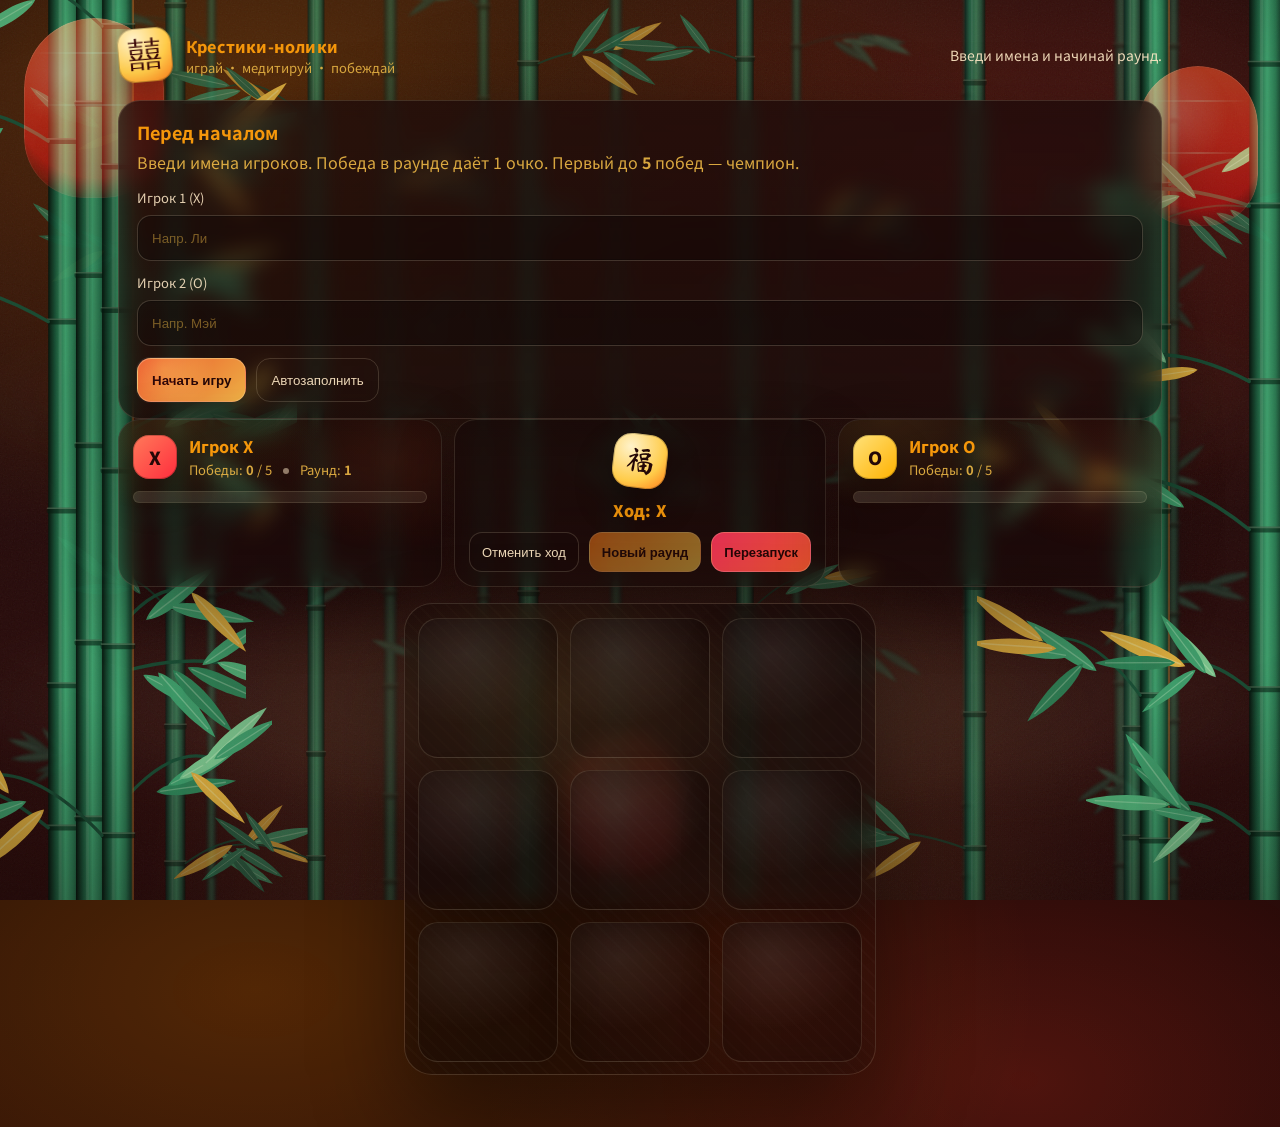
<file: index.html>
<!doctype html>
<html lang="ru">
  <head>
    <meta charset="UTF-8" />
    <meta name="viewport" content="width=device-width,initial-scale=1" />
    <title>Крестики‑нолики — китайский стиль</title>
    <link rel="preconnect" href="https://fonts.googleapis.com" />
    <link rel="preconnect" href="https://fonts.gstatic.com" crossorigin />
    <link
      href="https://fonts.googleapis.com/css2?family=Ma+Shan+Zheng&family=Noto+Sans+SC:wght@400;600;700&display=swap"
      rel="stylesheet"
    />
    <link rel="stylesheet" href="./styles.css?v=4" />
  </head>
  <body>
    <div class="bg" aria-hidden="true">
      <!-- общие градиенты для стеблей бамбука -->
      <svg class="bamboo__defs" width="0" height="0" focusable="false">
        <defs>
          <linearGradient id="bbFar" x1="0" x2="1" y1="0" y2="0">
            <stop offset="0" stop-color="#0b241b" />
            <stop offset=".3" stop-color="#1d5a42" />
            <stop offset=".55" stop-color="#2f7d5b" />
            <stop offset=".8" stop-color="#17493a" />
            <stop offset="1" stop-color="#081a14" />
          </linearGradient>
          <linearGradient id="bbMid" x1="0" x2="1" y1="0" y2="0">
            <stop offset="0" stop-color="#08201a" />
            <stop offset=".25" stop-color="#216648" />
            <stop offset=".55" stop-color="#3d9366" />
            <stop offset=".8" stop-color="#1f5c42" />
            <stop offset="1" stop-color="#07170f" />
          </linearGradient>
          <linearGradient id="bbNear" x1="0" x2="1" y1="0" y2="0">
            <stop offset="0" stop-color="#07170f" />
            <stop offset=".22" stop-color="#1b5a3c" />
            <stop offset=".5" stop-color="#3fa46f" />
            <stop offset=".74" stop-color="#2a7a52" />
            <stop offset=".92" stop-color="#143d2a" />
            <stop offset="1" stop-color="#d9772a" stop-opacity=".55" />
          </linearGradient>
        </defs>
      </svg>

      <div class="bamboo" id="bamboo">
        <div class="bamboo__layer bamboo__layer--far"></div>
        <div class="mist mist--a"></div>
        <div class="bamboo__layer bamboo__layer--mid"></div>
        <div class="mist mist--b"></div>
        <div class="bamboo__layer bamboo__layer--near"></div>
      </div>
      <div id="fallLeaves"></div>
      <div id="sparks"></div>

      <div class="bg__noise"></div>
      <div class="lantern lantern--a"></div>
      <div class="lantern lantern--b"></div>
      <div class="lantern lantern--c"></div>
    </div>

    <main class="app" id="app">
      <header class="topbar">
        <div class="brand">
          <div class="brand__mark" aria-hidden="true">囍</div>
          <div class="brand__text">
            <div class="brand__title">Крестики‑нолики</div>
            <div class="brand__subtitle">играй • медитируй • побеждай</div>
          </div>
        </div>
        <div class="hint" id="hint" role="status" aria-live="polite"></div>
      </header>

      <section class="card setup" id="setup">
        <h2 class="card__title">Перед началом</h2>
        <p class="card__desc">
          Введи имена игроков. Победа в раунде даёт 1 очко. Первый до <b>5</b> побед — чемпион.
        </p>

        <form class="form" id="setupForm">
          <label class="field">
            <span class="field__label">Игрок 1 (X)</span>
            <input class="field__input" name="p1" maxlength="16" placeholder="Напр. Ли" required />
          </label>

          <label class="field">
            <span class="field__label">Игрок 2 (O)</span>
            <input class="field__input" name="p2" maxlength="16" placeholder="Напр. Мэй" required />
          </label>

          <div class="form__row">
            <button class="btn btn--primary" type="submit">
              <span class="btn__shine" aria-hidden="true"></span>
              Начать игру
            </button>
            <button class="btn btn--ghost" id="demoBtn" type="button">Автозаполнить</button>
          </div>
        </form>
      </section>

      <section class="game" id="game" hidden>
        <div class="hud">
          <div class="player player--x" id="playerX">
            <div class="player__head">
              <div class="badge badge--x">X</div>
              <div class="player__meta">
                <div class="player__name" id="nameX">Игрок X</div>
                <div class="player__score">
                  Победы: <b id="scoreX">0</b> / 5
                  <span class="dot" aria-hidden="true"></span>
                  Раунд: <b id="roundNo">1</b>
                </div>
              </div>
            </div>
            <div class="progress" aria-label="Прогресс игрока X">
              <div class="progress__bar" id="barX"></div>
              <div class="progress__glow" aria-hidden="true"></div>
            </div>
          </div>

          <div class="center">
            <div class="seal" aria-hidden="true">福</div>
            <div class="turn" id="turnText">Ход: X</div>
            <div class="controls">
              <button class="btn btn--small" id="undoBtn" type="button">Отменить ход</button>
              <button class="btn btn--small btn--accent" id="nextRoundBtn" type="button" disabled>
                Новый раунд
              </button>
              <button class="btn btn--small btn--danger" id="restartBtn" type="button">Перезапуск</button>
            </div>
          </div>

          <div class="player player--o" id="playerO">
            <div class="player__head">
              <div class="badge badge--o">O</div>
              <div class="player__meta">
                <div class="player__name" id="nameO">Игрок O</div>
                <div class="player__score">Победы: <b id="scoreO">0</b> / 5</div>
              </div>
            </div>
            <div class="progress" aria-label="Прогресс игрока O">
              <div class="progress__bar" id="barO"></div>
              <div class="progress__glow" aria-hidden="true"></div>
            </div>
          </div>
        </div>

        <div class="boardWrap">
          <div class="board" id="board" role="grid" aria-label="Игровое поле 3 на 3">
            <button class="cell" data-i="0" type="button" role="gridcell" aria-label="Клетка 1"></button>
            <button class="cell" data-i="1" type="button" role="gridcell" aria-label="Клетка 2"></button>
            <button class="cell" data-i="2" type="button" role="gridcell" aria-label="Клетка 3"></button>
            <button class="cell" data-i="3" type="button" role="gridcell" aria-label="Клетка 4"></button>
            <button class="cell" data-i="4" type="button" role="gridcell" aria-label="Клетка 5"></button>
            <button class="cell" data-i="5" type="button" role="gridcell" aria-label="Клетка 6"></button>
            <button class="cell" data-i="6" type="button" role="gridcell" aria-label="Клетка 7"></button>
            <button class="cell" data-i="7" type="button" role="gridcell" aria-label="Клетка 8"></button>
            <button class="cell" data-i="8" type="button" role="gridcell" aria-label="Клетка 9"></button>
            <div class="winLine" id="winLine" aria-hidden="true"></div>
          </div>

          <div class="toast" id="toast" role="status" aria-live="polite" hidden></div>
        </div>
      </section>

      <footer class="footer">
        <span class="footer__tip"></span>
      </footer>
    </main>

    <script src="./main.js?v=4"></script>
  </body>
</html>
</file>
<file: styles.css>
:root{
  --bg0:#1a0707;
  --bg1:#2a0908;
  --ink:#f5970b;
  --muted:rgba(241, 188, 71, 0.884);
  --card:rgba(22,8,8,.55);
  --stroke:rgba(255,233,199,.18);
  --shadow:rgba(0,0,0,.45);

  /* Цвета фишек: единственное, чем X отличается от O */
  --x0:#ff7a5a;
  --x1:#ff2d3d;
  --x-glow:rgba(255,70,60,.55);
  --o0:#ffe27a;
  --o1:#ffb100;
  --o-glow:rgba(255,196,60,.5);

  --good:#33f3a3;
  --bad:#ff355e;
  --accent:#ff6a00;
  --accent2:#ffcc4a;
  --radius:22px;
  /* на узких экранах клетки сжимаются, чтобы поле не вылезало за экран */
  --cell-size:min(140px, calc((100vw - 96px) / 3));
  --cell-gap:12px;
  --board-pad:14px;
}

*{box-sizing:border-box}
html,body{height:100%}
body{
  margin:0;
  color:var(--ink);
  font-family:"Noto Sans SC", system-ui, -apple-system, "Segoe UI", Roboto, Arial, sans-serif;
  background:
    radial-gradient(1200px 700px at 20% 10%, rgba(255,140,0,.24), transparent 65%),
    radial-gradient(900px 600px at 80% 20%, rgba(255,64,36,.22), transparent 60%),
    radial-gradient(900px 900px at 50% 100%, rgba(255,210,90,.14), transparent 55%),
    linear-gradient(180deg, var(--bg0), var(--bg1));
  overflow-x:hidden;
  overflow-y:scroll;
}

/* ───────────── Фон ───────────── */
.bg{position:fixed; inset:0; pointer-events:none; overflow:hidden}
.bg::after{
  /* виньетка: затемняет края и немного центр, чтобы интерфейс читался поверх бамбука */
  content:"";
  position:absolute; inset:0;
  background:
    radial-gradient(46% 54% at 50% 52%, rgba(26,7,7,.5), transparent 100%),
    radial-gradient(120% 90% at 50% 40%, transparent 55%, rgba(10,2,2,.6) 100%);
}
.bg__noise{
  position:absolute; inset:-50%;
  background-image:url("data:image/svg+xml,%3Csvg xmlns='http://www.w3.org/2000/svg' width='160' height='160'%3E%3Cfilter id='n'%3E%3CfeTurbulence type='fractalNoise' baseFrequency='.9' numOctaves='2' stitchTiles='stitch'/%3E%3C/filter%3E%3Crect width='160' height='160' filter='url(%23n)' opacity='.22'/%3E%3C/svg%3E");
  mix-blend-mode:overlay;
  opacity:.35;
  transform:rotate(9deg);
  animation:drift 18s linear infinite;
}
@keyframes drift{
  from{transform:translate3d(-2%,0,0) rotate(9deg)}
  to{transform:translate3d(2%,0,0) rotate(9deg)}
}

/* бамбук */
.bamboo{position:absolute; inset:0; overflow:hidden}
.bamboo__defs{position:absolute; width:0; height:0}
.bamboo__layer{position:absolute; inset:0}
.bamboo__layer--far{opacity:.5}
.bamboo__layer--mid{opacity:.72}
.bamboo__layer--near{opacity:.95}

.stalk{
  position:absolute;
  bottom:-3%;
  display:block;
  transform-origin:50% 100%;
  will-change:transform;
  animation:bambooSway var(--dur, 8s) ease-in-out var(--delay, 0s) infinite alternate;
}
.stalk--far{filter:blur(1.6px)}
.stalk--mid{filter:blur(.5px)}
@keyframes bambooSway{
  from{transform:rotate(calc(var(--amp, 1) * -1deg))}
  to{transform:rotate(calc(var(--amp, 1) * 1deg))}
}

/* туман между слоями бамбука */
.mist{
  position:absolute;
  left:-20%;
  width:140%;
  height:40vh;
  background:radial-gradient(55% 50% at 50% 50%, rgba(255,214,150,.15), transparent 72%);
  filter:blur(16px);
  animation:mistDrift 28s ease-in-out infinite alternate;
}
.mist--a{bottom:2vh}
.mist--b{top:24vh; opacity:.7; animation-duration:36s; animation-direction:alternate-reverse}
@keyframes mistDrift{
  from{transform:translate3d(-6%,0,0)}
  to{transform:translate3d(6%,0,0)}
}

/* падающие листья */
.fall{
  position:absolute;
  top:-8vh;
  left:var(--x);
  width:var(--s);
  opacity:0;
  animation:fall var(--dur) linear var(--delay) infinite;
}
.fall svg{
  display:block;
  width:100%;
  height:auto;
  overflow:visible;
  animation:flutter var(--flt) ease-in-out infinite alternate;
}
@keyframes fall{
  0%{transform:translate3d(0,0,0); opacity:0}
  8%{opacity:var(--op, .7)}
  92%{opacity:var(--op, .7)}
  100%{transform:translate3d(var(--drift), 112vh, 0); opacity:0}
}
@keyframes flutter{
  from{transform:translateX(-14px) rotate(-40deg)}
  to{transform:translateX(14px) rotate(40deg)}
}

/* золотые искры, как светлячки у фонарей */
.spark{
  position:absolute;
  left:var(--x);
  top:var(--y);
  width:var(--s);
  height:var(--s);
  border-radius:50%;
  background:radial-gradient(circle, #fff3c4, #ffc84a 45%, transparent 70%);
  box-shadow:0 0 10px 2px rgba(255,190,70,.55);
  opacity:0;
  animation:spark var(--dur) ease-in-out var(--delay) infinite;
}
@keyframes spark{
  0%,100%{opacity:0; transform:translate3d(0,0,0) scale(.6)}
  50%{opacity:.9; transform:translate3d(var(--dx), var(--dy), 0) scale(1)}
}

/* фонари */
.lantern{
  position:absolute;
  width:140px; height:180px;
  border-radius:70px 70px 60px 60px;
  background:
    radial-gradient(90px 90px at 30% 30%, rgba(255,255,255,.25), transparent 60%),
    linear-gradient(180deg, rgba(255,86,50,.95), rgba(190,10,15,.92));
  box-shadow:
    0 22px 70px rgba(255,80,30,.18),
    0 18px 32px rgba(0,0,0,.35),
    inset 0 0 0 1px rgba(255,233,199,.22);
  filter:saturate(1.2);
  mask-image:radial-gradient(circle at 50% 45%, #000 65%, transparent 92%);
  mix-blend-mode:screen;
  opacity:.6;
  will-change:transform;
  transform-origin:50% -30px;
  animation:sway 6.8s ease-in-out infinite;
}
.lantern:before,.lantern:after{
  content:"";
  position:absolute; left:10px; right:10px;
  height:2px;
  background:linear-gradient(90deg, transparent, rgba(255,233,199,.55), transparent);
  opacity:.7;
}
.lantern:before{top:34px}
.lantern:after{top:86px}
.lantern--a{top:18px; left:24px; animation-duration:7.4s}
.lantern--b{top:66px; right:22px; width:120px; height:160px; animation-duration:6.2s}
.lantern--c{bottom:18px; left:50%; margin-left:-70px; width:110px; height:150px; opacity:.35; animation-duration:8.4s}
@keyframes sway{
  0%,100%{transform:translate3d(0,0,0) rotate(-4deg)}
  50%{transform:translate3d(0,6px,0) rotate(4deg)}
}

/* ───────────── Интерфейс ───────────── */
.app{
  position:relative;
  max-width:1080px;
  margin:0 auto;
  padding:28px 18px 34px;
}

.topbar{
  display:flex;
  align-items:center;
  justify-content:space-between;
  gap:18px;
  margin-bottom:18px;
}
.brand{display:flex; align-items:center; gap:14px; min-width:260px}
.brand__mark{
  width:54px; height:54px;
  display:grid; place-items:center;
  font-family:"Ma Shan Zheng", cursive;
  font-size:34px;
  color:#3a0707;
  background:radial-gradient(circle at 30% 20%, #fff2c9, #ffcc4a 58%, #ff7a18);
  border-radius:16px;
  box-shadow:0 18px 36px rgba(0,0,0,.35), inset 0 0 0 1px rgba(0,0,0,.25);
  transform:rotate(-5deg);
}
.brand__title{font-weight:800; letter-spacing:.2px}
.brand__subtitle{color:var(--muted); font-size:13px}
.hint{
  text-align:right;
  color:rgba(255,233,199,.92);
  font-size:14px;
  min-height:18px;
}

.card{
  border-radius:var(--radius);
  background:linear-gradient(180deg, rgba(28,10,10,.74), rgba(15,6,6,.56));
  border:1px solid rgba(255,233,199,.14);
  box-shadow:0 30px 80px rgba(0,0,0,.38);
  padding:18px 18px 16px;
  backdrop-filter:blur(10px);
}
.card__title{
  margin:0 0 6px;
  font-size:18px;
}
.card__desc{
  margin:0 0 14px;
  color:var(--muted);
  line-height:1.45;
}

.form{display:grid; gap:12px}
.form__row{display:flex; gap:10px; flex-wrap:wrap}
.field{display:grid; gap:8px}
.field__label{font-size:13px; color:rgba(255,233,199,.88)}
.field__input{
  height:46px;
  padding:0 14px;
  border-radius:14px;
  border:1px solid rgba(255,233,199,.18);
  background:rgba(15,6,6,.36);
  color:var(--ink);
  outline:none;
  box-shadow:inset 0 0 0 1px rgba(0,0,0,.2);
  transition:transform .12s ease, border-color .12s ease, box-shadow .12s ease;
}
.field__input::placeholder{color:rgba(241,188,71,.45)}
.field__input:focus{
  border-color:rgba(255,204,74,.65);
  box-shadow:0 0 0 4px rgba(255,160,0,.18), inset 0 0 0 1px rgba(0,0,0,.2);
  transform:translateY(-1px);
}

.btn{
  position:relative;
  height:44px;
  padding:0 14px;
  border-radius:14px;
  border:1px solid rgba(255,233,199,.16);
  background:rgba(25,9,9,.42);
  color:rgba(255,233,199,.92);
  cursor:pointer;
  user-select:none;
  transition:transform .12s ease, filter .12s ease, border-color .12s ease;
}
.btn:hover{transform:translateY(-1px); filter:saturate(1.06)}
.btn:active{transform:translateY(0px) scale(.99)}
.btn:disabled{opacity:.55; cursor:not-allowed; transform:none}
.btn--primary{
  background:linear-gradient(135deg, rgba(255,92,48,.92), rgba(255,188,74,.92));
  border-color:rgba(255,233,199,.26);
  color:#240707;
  font-weight:800;
}
.btn__shine{
  position:absolute; inset:-2px;
  border-radius:inherit;
  background:radial-gradient(circle at 25% 25%, rgba(255,255,255,.45), transparent 55%);
  mix-blend-mode:overlay;
  opacity:.7;
  pointer-events:none;
}
.btn--ghost{background:transparent}
.btn--accent{
  background:linear-gradient(135deg, rgba(255,122,24,.92), rgba(255,204,74,.92));
  border-color:rgba(255,233,199,.26);
  color:#240707;
  font-weight:800;
}
.btn--danger{
  background:linear-gradient(135deg, rgba(255,53,94,.88), rgba(255,92,48,.88));
  border-color:rgba(255,233,199,.22);
  color:#240707;
  font-weight:900;
}
.btn--small{height:40px; padding:0 12px; border-radius:13px; font-size:13px}

.game{display:grid; gap:16px}
.hud{
  display:grid;
  grid-template-columns:1fr auto 1fr;
  gap:12px;
  align-items:stretch;
}
.player{
  border-radius:var(--radius);
  padding:14px 14px 12px;
  border:1px solid rgba(255,233,199,.12);
  background:linear-gradient(180deg, rgba(20,7,7,.55), rgba(10,4,4,.35));
  box-shadow:0 24px 60px rgba(0,0,0,.28);
  backdrop-filter:blur(10px);
  position:relative;
  overflow:hidden;
}
.player::before{
  content:"";
  position:absolute; inset:-2px;
  background:
    radial-gradient(260px 160px at 15% 0%, rgba(255,204,74,.12), transparent 60%),
    radial-gradient(240px 160px at 85% 25%, rgba(255,92,48,.10), transparent 60%);
  opacity:.9;
  pointer-events:none;
}
.player__head{display:flex; align-items:center; gap:12px; position:relative}
.badge{
  width:44px; height:44px; border-radius:16px;
  display:grid; place-items:center;
  font-weight:900; font-size:18px;
  color:#240707;
  box-shadow:0 18px 38px rgba(0,0,0,.28), inset 0 0 0 1px rgba(0,0,0,.22);
}
.badge--x{background:linear-gradient(135deg, var(--x0), var(--x1))}
.badge--o{background:linear-gradient(135deg, var(--o0), var(--o1))}
.player__name{font-weight:800}
.player__score{color:var(--muted); font-size:13px; margin-top:2px}
.dot{
  display:inline-block; width:6px; height:6px; border-radius:50%;
  background:rgba(255,233,199,.5);
  margin:0 8px;
  transform:translateY(-1px);
}
.progress{
  position:relative;
  margin-top:12px;
  height:12px;
  border-radius:999px;
  background:rgba(255,233,199,.08);
  border:1px solid rgba(255,233,199,.12);
  overflow:hidden;
}
.progress__bar{
  height:100%;
  width:0%;
  border-radius:999px;
  transition:width .35s cubic-bezier(.2,.9,.2,1);
  box-shadow:0 0 0 1px rgba(0,0,0,.18) inset;
}
.player--x .progress__bar{background:linear-gradient(90deg, var(--x1), var(--x0))}
.player--o .progress__bar{background:linear-gradient(90deg, var(--o1), var(--o0))}
.progress__glow{
  position:absolute; inset:0;
  background:linear-gradient(90deg, transparent, rgba(255,255,255,.18), transparent);
  transform:translateX(-60%);
  animation:shine 2.8s ease-in-out infinite;
  mix-blend-mode:overlay;
  opacity:.55;
}
@keyframes shine{
  0%{transform:translateX(-60%)}
  55%{transform:translateX(120%)}
  100%{transform:translateX(120%)}
}

.center{
  border-radius:var(--radius);
  padding:14px;
  border:1px solid rgba(255,233,199,.12);
  background:linear-gradient(180deg, rgba(20,7,7,.55), rgba(10,4,4,.34));
  box-shadow:0 24px 60px rgba(0,0,0,.28);
  display:grid;
  gap:10px;
  justify-items:center;
  align-content:center;
  text-align:center;
  backdrop-filter:blur(10px);
}
.seal{
  width:54px; height:54px;
  border-radius:18px;
  display:grid; place-items:center;
  background:radial-gradient(circle at 30% 25%, #fff2c9, #ffcc4a 62%, #ff7a18);
  color:#240707;
  font-family:"Ma Shan Zheng", cursive;
  font-size:30px;
  transform:rotate(7deg);
  box-shadow:0 18px 36px rgba(0,0,0,.3), inset 0 0 0 1px rgba(0,0,0,.22);
}
.turn{font-weight:900; letter-spacing:.2px}
.controls{display:flex; gap:10px; flex-wrap:wrap; justify-content:center}

/* ───────────── Поле ───────────── */
.boardWrap{
  position:relative;
  display:grid;
  justify-items:center;
  gap:10px;
}
.board{
  position:relative;
  width:calc(var(--board-pad) * 2 + var(--cell-size) * 3 + var(--cell-gap) * 2);
  height:calc(var(--board-pad) * 2 + var(--cell-size) * 3 + var(--cell-gap) * 2);
  border-radius:28px;
  padding:var(--board-pad);
  display:grid;
  grid-template-columns:repeat(3, var(--cell-size));
  grid-auto-rows:var(--cell-size);
  gap:var(--cell-gap);
  justify-content:center;
  background:
    radial-gradient(350px 220px at 30% 20%, rgba(255,204,74,.10), transparent 62%),
    radial-gradient(380px 260px at 80% 80%, rgba(255,92,48,.10), transparent 62%),
    linear-gradient(180deg, rgba(20,7,7,.55), rgba(10,4,4,.38));
  border:1px solid rgba(255,233,199,.14);
  box-shadow:0 40px 90px rgba(0,0,0,.4);
  backdrop-filter:blur(10px);
  overflow:hidden;
}
.board::before{
  content:"";
  position:absolute; inset:0;
  background:
    repeating-linear-gradient(45deg, rgba(255,233,199,.05) 0 2px, transparent 2px 10px);
  opacity:.35;
  pointer-events:none;
  mix-blend-mode:overlay;
}
.cell{
  position:relative;
  width:var(--cell-size);
  height:var(--cell-size);
  color:var(--ink);
  border-radius:20px;
  border:1px solid rgba(255,233,199,.12);
  background:
    radial-gradient(150px 120px at 35% 25%, rgba(255,255,255,.08), transparent 60%),
    rgba(12,4,4,.32);
  box-shadow:0 22px 40px rgba(0,0,0,.22);
  cursor:pointer;
  display:grid;
  place-items:center;
  overflow:hidden;
  transition:transform .12s ease, border-color .12s ease, filter .25s ease, box-shadow .25s ease;
}
.cell:hover{transform:translateY(-2px); border-color:rgba(255,204,74,.28); filter:saturate(1.08)}
.cell:active{transform:translateY(-1px) scale(.99)}
.cell[disabled]{cursor:not-allowed; opacity:.9}

/* Фишки X и O: оформление ОДНО И ТО ЖЕ, различаются только переменные цвета */
.piece{
  --p0:#fff;
  --p1:#fff;
  --glow:rgba(255,255,255,.4);

  position:relative;
  display:flex;
  align-items:center;
  justify-content:center;
  min-width:0;
  min-height:0;
  padding:.04em .09em;          /* запас под свечение/края глифа, чтобы буква не обрезалась */
  font-size:calc(var(--cell-size) * .6);
  font-weight:900;
  line-height:1;
  color:transparent;
  background:linear-gradient(135deg, var(--p0) 10%, var(--p1) 100%);
  -webkit-background-clip:text;
  background-clip:text;
  -webkit-text-fill-color:transparent;
  /* drop-shadow вместо text-shadow/box-shadow: он повторяет форму самой буквы */
  filter:
    drop-shadow(0 0 10px var(--glow))
    drop-shadow(0 4px 6px rgba(0,0,0,.55));
  opacity:0;
  animation:drop .42s cubic-bezier(.15,1.05,.2,1) forwards;
}
.piece--x{--p0:var(--x0); --p1:var(--x1); --glow:var(--x-glow)}
.piece--o{--p0:var(--o0); --p1:var(--o1); --glow:var(--o-glow)}
@keyframes drop{
  0%{transform:translateY(16px) scale(.86); opacity:0}
  70%{transform:translateY(-2px) scale(1.02); opacity:1}
  100%{transform:translateY(0px) scale(1); opacity:1}
}

/* победа: выигрышные фишки светятся, остальные притухают (цвета X и O не смешиваются) */
.board--won .cell:not(.cell--win){filter:saturate(.55) brightness(.65)}
.cell--win{
  border-color:rgba(255,204,74,.6);
  box-shadow:0 0 0 1px rgba(255,204,74,.22) inset, 0 0 32px rgba(255,150,0,.30);
}
.cell--win .piece{
  animation:
    drop .42s cubic-bezier(.15,1.05,.2,1) forwards,
    winGlow 1.25s ease-in-out .45s infinite;
}
@keyframes winGlow{
  0%,100%{filter:drop-shadow(0 0 12px var(--glow)) drop-shadow(0 0 24px var(--glow)) drop-shadow(0 4px 6px rgba(0,0,0,.55))}
  50%{filter:drop-shadow(0 0 20px var(--glow)) drop-shadow(0 0 42px var(--glow)) drop-shadow(0 4px 6px rgba(0,0,0,.55))}
}

.board--locked .cell{pointer-events:none}
.board--shake{animation:shake .22s ease-in-out 0s 1}
@keyframes shake{
  0%{transform:translateX(0)}
  30%{transform:translateX(-6px)}
  60%{transform:translateX(6px)}
  100%{transform:translateX(0)}
}

/* линия победы: длина и положение задаются из JS (--len), анимация растёт именно до --len */
.winLine{
  position:absolute;
  left:0; top:0;
  z-index:2;
  width:0; height:6px;
  border-radius:999px;
  background:linear-gradient(90deg, rgba(255,255,255,.15), rgba(255,204,74,.95), rgba(255,92,48,.95), rgba(255,255,255,.15));
  box-shadow:0 0 26px rgba(255,204,74,.28), 0 0 46px rgba(255,92,48,.20);
  transform-origin:left center;
  opacity:0;
  pointer-events:none;
}
.winLine.is-on{
  opacity:1;
  animation:lineIn .35s cubic-bezier(.2,1,.2,1) forwards, pulse 1.25s ease-in-out .35s infinite;
}
@keyframes lineIn{
  from{width:0}
  to{width:var(--len, 0px)}
}
@keyframes pulse{
  0%,100%{filter:brightness(1)}
  50%{filter:brightness(1.25)}
}

/* уведомление: прижато к низу экрана, не закрывает поле и всегда по центру */
.toast{
  position:fixed;
  left:50%;
  bottom:22px;
  z-index:50;
  transform:translate(-50%, 0);
  white-space:nowrap;
  max-width:calc(100vw - 32px);
  overflow:hidden;
  text-overflow:ellipsis;
  padding:10px 16px;
  border-radius:999px;
  border:1px solid rgba(255,233,199,.16);
  background:rgba(15,6,6,.72);
  backdrop-filter:blur(10px);
  box-shadow:0 16px 42px rgba(0,0,0,.25);
  color:rgba(255,233,199,.92);
  opacity:0;
  pointer-events:none;
}
.toast.is-on{
  opacity:1;
  animation:toastIn .22s ease-out forwards;
}
@keyframes toastIn{
  from{opacity:0; transform:translate(-50%, 10px)}
  to{opacity:1; transform:translate(-50%, 0)}
}

.footer{
  margin-top:18px;
  color:rgba(255,233,199,.68);
  font-size:12px;
  text-align:center;
  min-height:0;
}

.is-active{
  border-color:rgba(255,204,74,.30);
  box-shadow:0 30px 70px rgba(0,0,0,.28), 0 0 0 1px rgba(255,204,74,.08) inset;
}
.is-winner{
  animation:winner 1.4s ease-in-out .05s 1;
}
@keyframes winner{
  0%{transform:translateY(0); filter:brightness(1)}
  35%{transform:translateY(-2px); filter:brightness(1.2)}
  100%{transform:translateY(0); filter:brightness(1)}
}

@media (max-width: 880px){
  .hud{grid-template-columns:1fr;}
  .center{order:-1}
  .hint{text-align:left}
  .brand{min-width:0}
}

@media (max-width: 560px){
  .lantern--a{width:100px; height:130px; left:8px}
  .lantern--b{width:90px; height:120px; right:8px}
}

@media (prefers-reduced-motion: reduce){
  *{animation-duration:.001ms !important; animation-iteration-count:1 !important; transition-duration:.001ms !important}
}
</file>
